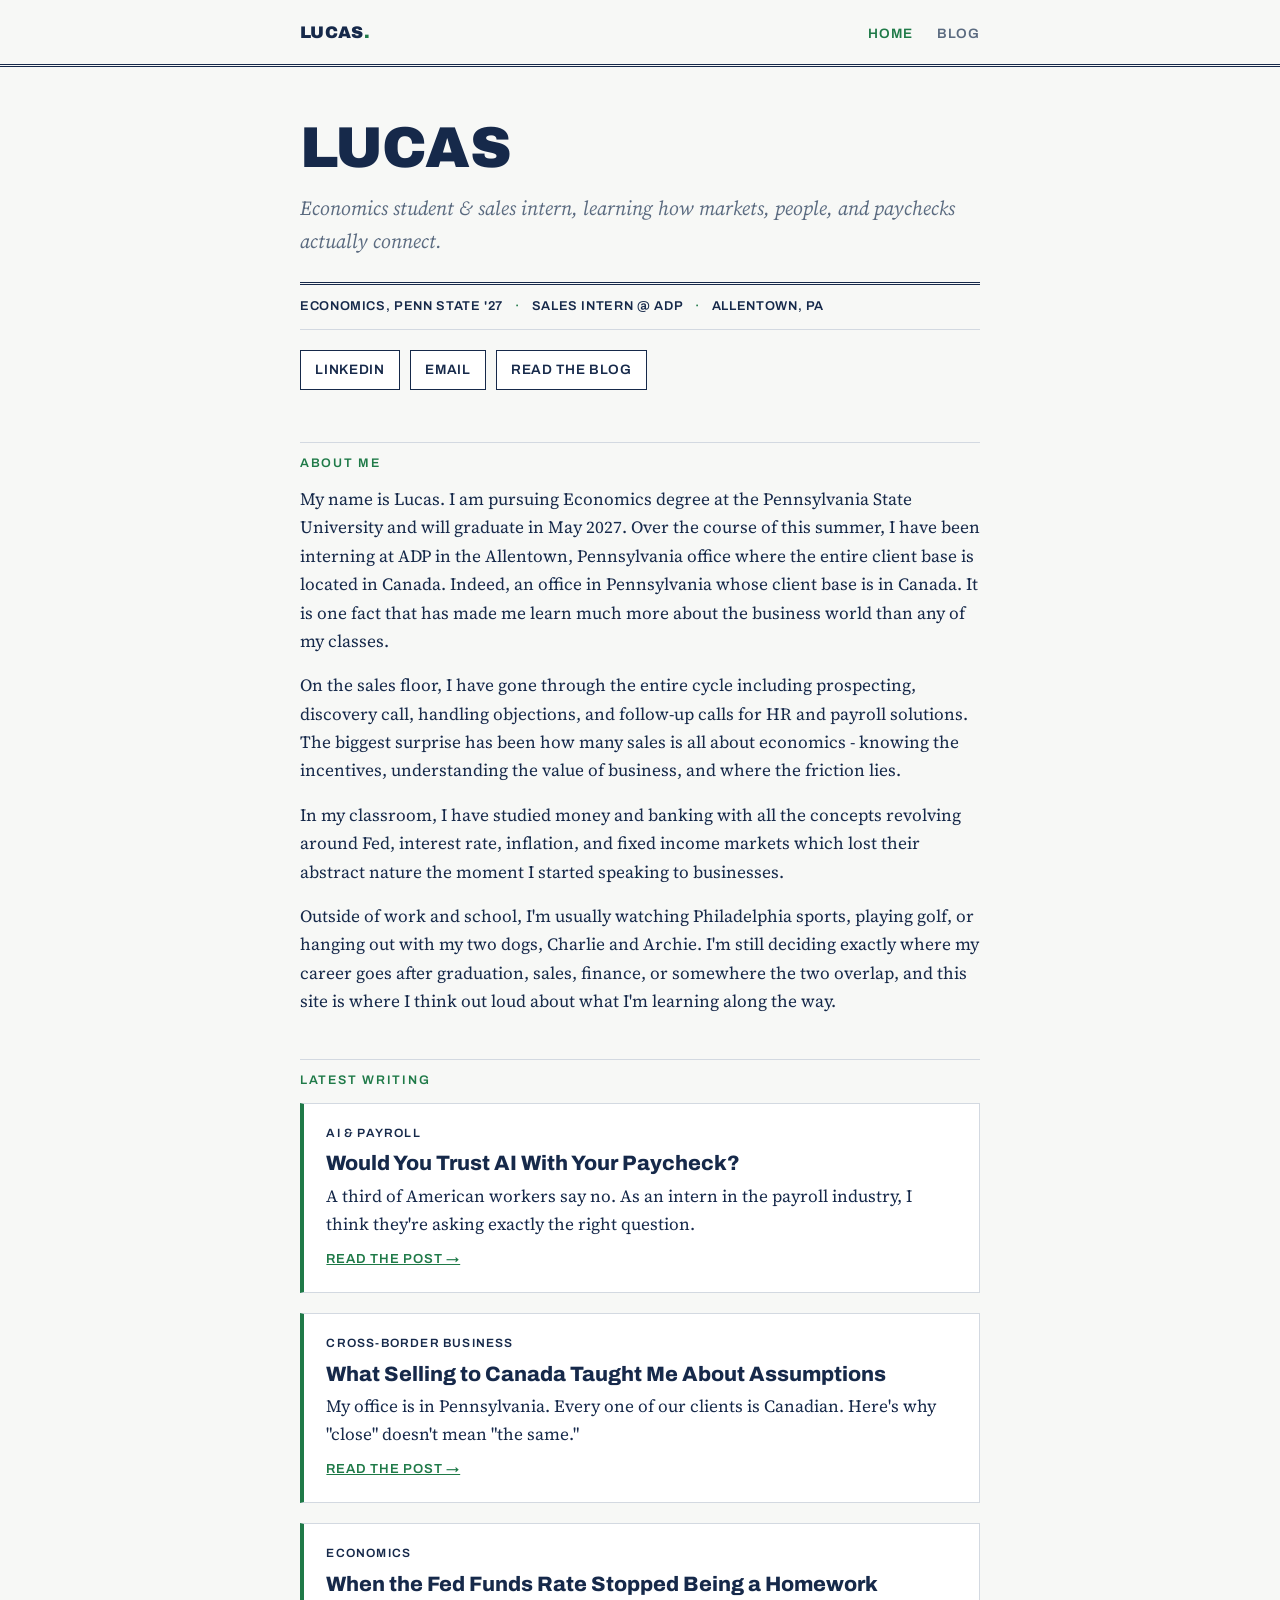
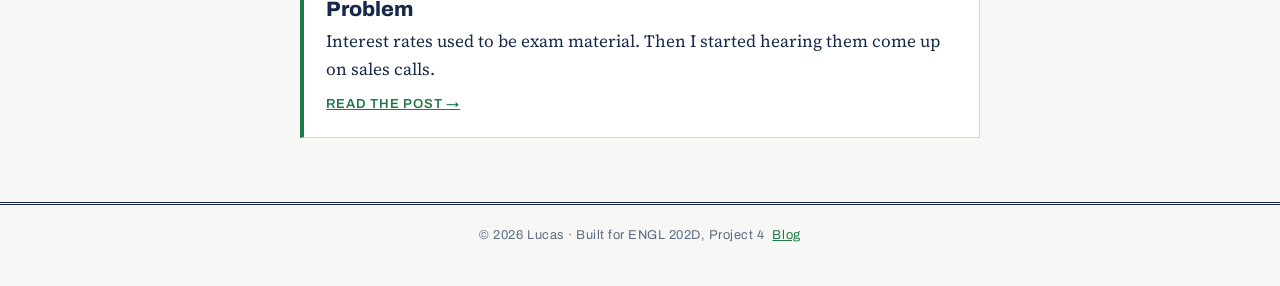
<file: index.html>
<!DOCTYPE html>
<html lang="en">
<head>
  <meta charset="UTF-8">
  <meta name="viewport" content="width=device-width, initial-scale=1.0">
  <title>Lucas | Economics &amp; Sales</title>
  <link rel="stylesheet" href="styles.css">
</head>
<body>

<header>
  <div class="wrap header-inner">
    <a class="wordmark" href="index.html">Lucas<span>.</span></a>
    <nav>
      <a href="index.html" aria-current="page">Home</a>
      <a href="blog.html">Blog</a>
    </nav>
  </div>
</header>

<main class="wrap">

  <section class="hero">
    <h1>Lucas</h1>
    <p class="headline">Economics student &amp; sales intern, learning how markets, people, and paychecks actually connect.</p>

    <ul class="ticker">
      <li>Economics, Penn State '27</li>
      <li>Sales Intern @ ADP</li>
      <li>Allentown, PA</li>
    </ul>

    <div class="links">
      <a class="btn" href="https://www.linkedin.com/">LinkedIn</a>
      <a class="btn" href="mailto:your-email@psu.edu">Email</a>
      <a class="btn" href="blog.html">Read the Blog</a>
    </div>
  </section>

  <p class="eyebrow">About Me</p>
  <div class="prose">
    <p>My name is Lucas. I am pursuing Economics degree at the Pennsylvania State University and will graduate in May 2027. Over the course of this summer, I have been interning at ADP in the Allentown, Pennsylvania office where the entire client base is located in Canada. Indeed, an office in Pennsylvania whose client base is in Canada. It is one fact that has made me learn much more about the business world than any of my classes.</p>

    <p>On the sales floor, I have gone through the entire cycle including prospecting, discovery call, handling objections, and follow-up calls for HR and payroll solutions. The biggest surprise has been how many sales is all about economics - knowing the incentives, understanding the value of business, and where the friction lies.</p>

    <p>In my classroom, I have studied money and banking with all the concepts revolving around Fed, interest rate, inflation, and fixed income markets which lost their abstract nature the moment I started speaking to businesses.</p>

    <p>Outside of work and school, I'm usually watching Philadelphia sports, playing golf, or hanging out with my two dogs, Charlie and Archie. I'm still deciding exactly where my career goes after graduation, sales, finance, or somewhere the two overlap, and this site is where I think out loud about what I'm learning along the way.</p>
  </div>

  <p class="eyebrow">Latest Writing</p>
  <div class="post-card">
    <p class="meta">AI &amp; Payroll</p>
    <h2><a href="post-ai-payroll.html">Would You Trust AI With Your Paycheck?</a></h2>
    <p>A third of American workers say no. As an intern in the payroll industry, I think they're asking exactly the right question.</p>
    <a class="read-more" href="post-ai-payroll.html">Read the post →</a>
  </div>
  <div class="post-card">
    <p class="meta">Cross-Border Business</p>
    <h2><a href="post-canada.html">What Selling to Canada Taught Me About Assumptions</a></h2>
    <p>My office is in Pennsylvania. Every one of our clients is Canadian. Here's why "close" doesn't mean "the same."</p>
    <a class="read-more" href="post-canada.html">Read the post →</a>
  </div>
  <div class="post-card">
    <p class="meta">Economics</p>
    <h2><a href="post-rates.html">When the Fed Funds Rate Stopped Being a Homework Problem</a></h2>
    <p>Interest rates used to be exam material. Then I started hearing them come up on sales calls.</p>
    <a class="read-more" href="post-rates.html">Read the post →</a>
  </div>

</main>

<footer>
  <div class="wrap" style="display:flex;justify-content:space-between;flex-wrap:wrap;gap:.5rem;">
    <span>© 2026 Lucas · Built for ENGL 202D, Project 4</span>
    <span><a href="blog.html">Blog</a></span>
  </div>
</footer>

</body>
</html>
</file>
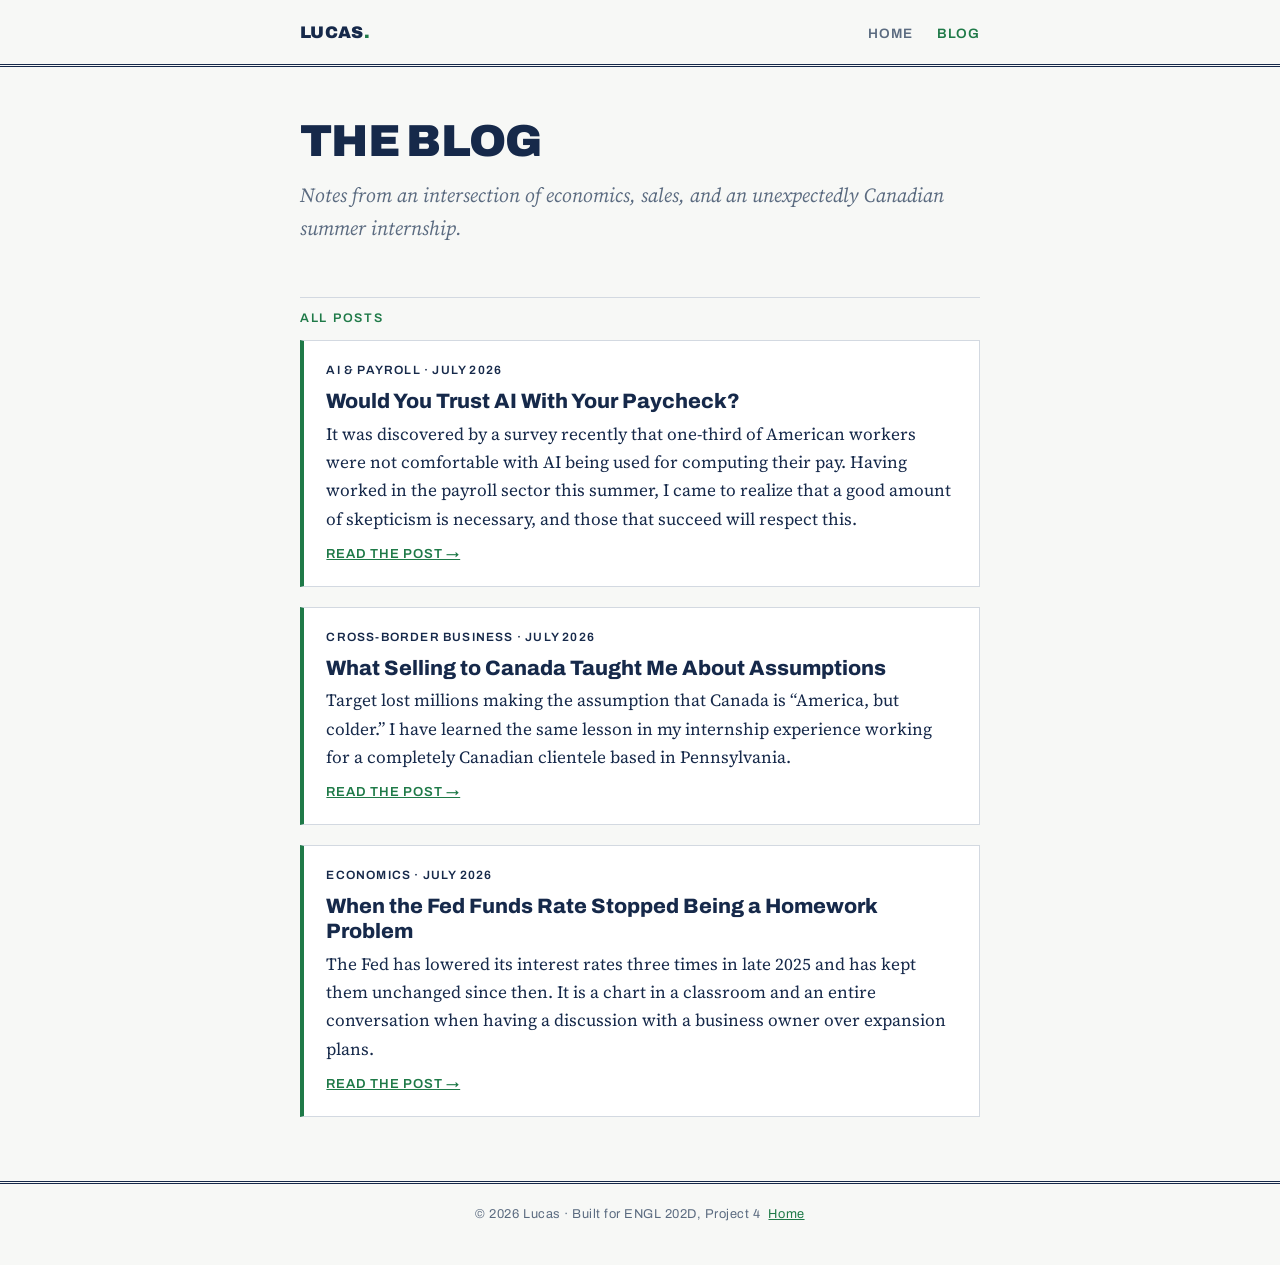
<file: blog.html>
<!DOCTYPE html>
<html lang="en">
<head>
  <meta charset="UTF-8">
  <meta name="viewport" content="width=device-width, initial-scale=1.0">
  <title>Blog | Lucas</title>
  <link rel="stylesheet" href="styles.css">
</head>
<body>

<header>
  <div class="wrap header-inner">
    <a class="wordmark" href="index.html">Lucas<span>.</span></a>
    <nav>
      <a href="index.html">Home</a>
      <a href="blog.html" aria-current="page">Blog</a>
    </nav>
  </div>
</header>

<main class="wrap">

  <section class="hero">
    <h1 style="font-size:clamp(2rem,6vw,2.8rem);">The Blog</h1>
    <p class="headline">Notes from an intersection of economics, sales, and an unexpectedly Canadian summer internship.</p>
  </section>

  <p class="eyebrow">All Posts</p>

  <div class="post-card">
    <p class="meta">AI &amp; Payroll · July 2026</p>
    <h2><a href="post-ai-payroll.html">Would You Trust AI With Your Paycheck?</a></h2>
    <p>It was discovered by a survey recently that one-third of American workers were not comfortable with AI being used for computing their pay. Having worked in the payroll sector this summer, I came to realize that a good amount of skepticism is necessary, and those that succeed will respect this.</p>
    <a class="read-more" href="post-ai-payroll.html">Read the post →</a>
  </div>

  <div class="post-card">
    <p class="meta">Cross-Border Business · July 2026</p>
    <h2><a href="post-canada.html">What Selling to Canada Taught Me About Assumptions</a></h2>
    <p>Target lost millions making the assumption that Canada is “America, but colder.” I have learned the same lesson in my internship experience working for a completely Canadian clientele based in Pennsylvania.</p>
    <a class="read-more" href="post-canada.html">Read the post →</a>
  </div>

  <div class="post-card">
    <p class="meta">Economics · July 2026</p>
    <h2><a href="post-rates.html">When the Fed Funds Rate Stopped Being a Homework Problem</a></h2>
    <p>The Fed has lowered its interest rates three times in late 2025 and has kept them unchanged since then. It is a chart in a classroom and an entire conversation when having a discussion with a business owner over expansion plans.</p>
    <a class="read-more" href="post-rates.html">Read the post →</a>
  </div>

</main>

<footer>
  <div class="wrap" style="display:flex;justify-content:space-between;flex-wrap:wrap;gap:.5rem;">
    <span>© 2026 Lucas · Built for ENGL 202D, Project 4</span>
    <span><a href="index.html">Home</a></span>
  </div>
</footer>

</body>
</html>
</file>
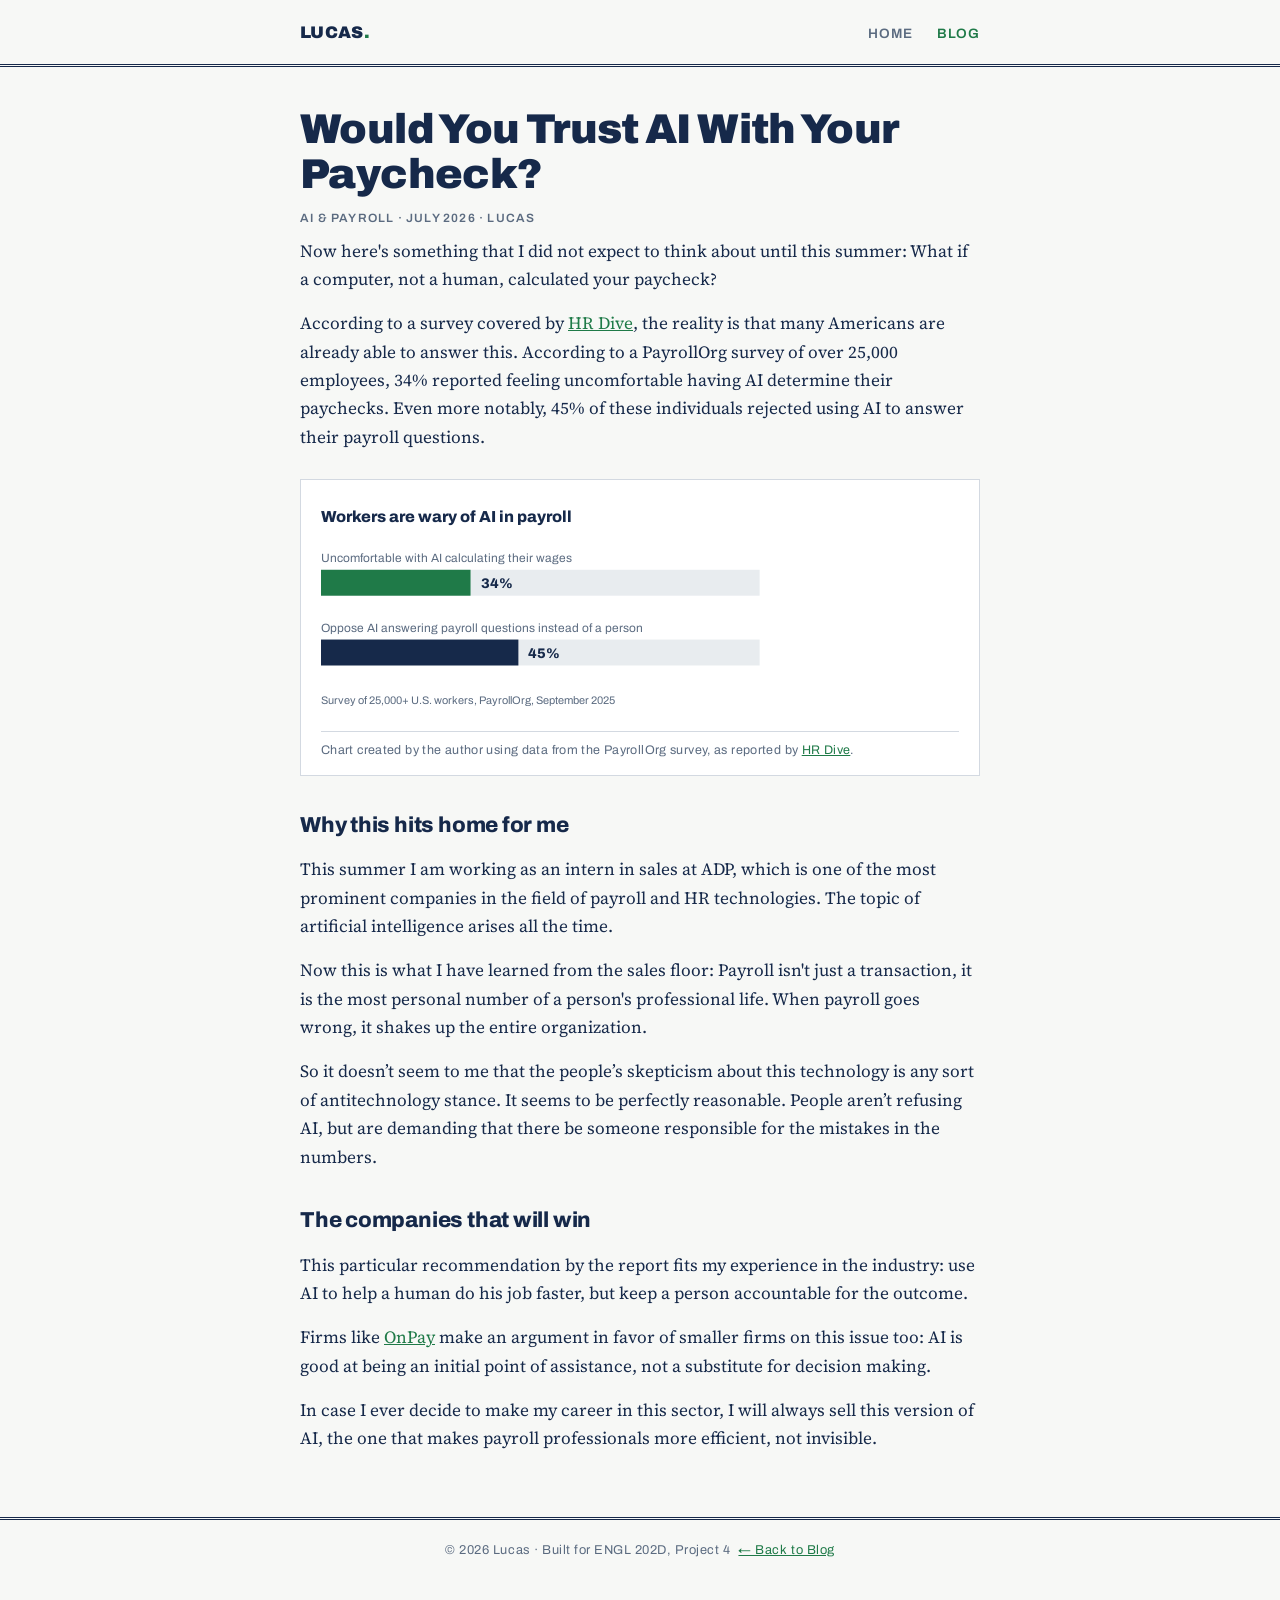
<file: post-ai-payroll.html>
<!DOCTYPE html>
<html lang="en">
<head>
  <meta charset="UTF-8">
  <meta name="viewport" content="width=device-width, initial-scale=1.0">
  <title>Would You Trust AI With Your Paycheck? | Lucas</title>
  <link rel="stylesheet" href="styles.css">
</head>
<body>

<header>
  <div class="wrap header-inner">
    <a class="wordmark" href="index.html">Lucas<span>.</span></a>
    <nav>
      <a href="index.html">Home</a>
      <a href="blog.html" aria-current="page">Blog</a>
    </nav>
  </div>
</header>

<main class="wrap">

  <div class="post-header">
    <h1 class="post-title">Would You Trust AI With Your Paycheck?</h1>
    <p class="meta">AI &amp; Payroll · July 2026 · Lucas</p>
  </div>

  <div class="prose">
    <p>Now here's something that I did not expect to think about until this summer: What if a computer, not a human, calculated your paycheck?
</p>

    <p>According to a survey covered by <a href="https://www.hrdive.com/news/workers-resistant-to-ai-for-payroll/761109/">HR Dive</a>, the reality is that many Americans are already able to answer this. According to a PayrollOrg survey of over 25,000 employees, 34% reported feeling uncomfortable having AI determine their paychecks. Even more notably, 45% of these individuals rejected using AI to answer their payroll questions.</p>

    <figure>
      <svg viewBox="0 0 640 220" role="img" aria-label="Bar chart of worker attitudes toward AI in payroll">
        <text x="0" y="22" font-family="Archivo, sans-serif" font-weight="800" font-size="16" fill="#16294a">Workers are wary of AI in payroll</text>
        <text x="0" y="62" font-family="Archivo, sans-serif" font-size="12" fill="#5b6b80">Uncomfortable with AI calculating their wages</text>
        <rect x="0" y="70" width="440" height="26" fill="#e8ecef"/>
        <rect x="0" y="70" width="150" height="26" fill="#1f7a48"/>
        <text x="160" y="88" font-family="Archivo, sans-serif" font-weight="800" font-size="14" fill="#16294a">34%</text>
        <text x="0" y="132" font-family="Archivo, sans-serif" font-size="12" fill="#5b6b80">Oppose AI answering payroll questions instead of a person</text>
        <rect x="0" y="140" width="440" height="26" fill="#e8ecef"/>
        <rect x="0" y="140" width="198" height="26" fill="#16294a"/>
        <text x="208" y="158" font-family="Archivo, sans-serif" font-weight="800" font-size="14" fill="#16294a">45%</text>
        <text x="0" y="205" font-family="Archivo, sans-serif" font-size="11" fill="#5b6b80">Survey of 25,000+ U.S. workers, PayrollOrg, September 2025</text>
      </svg>
      <figcaption>Chart created by the author using data from the PayrollOrg survey, as reported by <a href="https://www.hrdive.com/news/workers-resistant-to-ai-for-payroll/761109/">HR Dive</a>.</figcaption>
    </figure>

    <h2>Why this hits home for me</h2>

    <p>This summer I am working as an intern in sales at ADP, which is one of the most prominent companies in the field of payroll and HR technologies. The topic of artificial intelligence arises all the time.</p>

    <p>Now this is what I have learned from the sales floor: Payroll isn't just a transaction, it is the most personal number of a person's professional life. When payroll goes wrong, it shakes up the entire organization.</p>

    <p>So it doesn’t seem to me that the people’s skepticism about this technology is any sort of antitechnology stance. It seems to be perfectly reasonable. People aren’t refusing AI, but are demanding that there be someone responsible for the mistakes in the numbers.</p>

    <h2>The companies that will win</h2>

    <p>
This particular recommendation by the report fits my experience in the industry: use AI to help a human do his job faster, but keep a person accountable for the outcome.</p>

    <p>Firms like <a href="https://onpay.com/insights/role-of-ai-human-resources/">OnPay</a> make an argument in favor of smaller firms on this issue too: AI is good at being an initial point of assistance, not a substitute for decision making.</p>

    <p>In case I ever decide to make my career in this sector, I will always sell this version of AI, the one that makes payroll professionals more efficient, not invisible.</p>
  </div>

</main>

<footer>
  <div class="wrap" style="display:flex;justify-content:space-between;flex-wrap:wrap;gap:.5rem;">
    <span>© 2026 Lucas · Built for ENGL 202D, Project 4</span>
    <span><a href="blog.html">← Back to Blog</a></span>
  </div>
</footer>

</body>
</html>
</file>
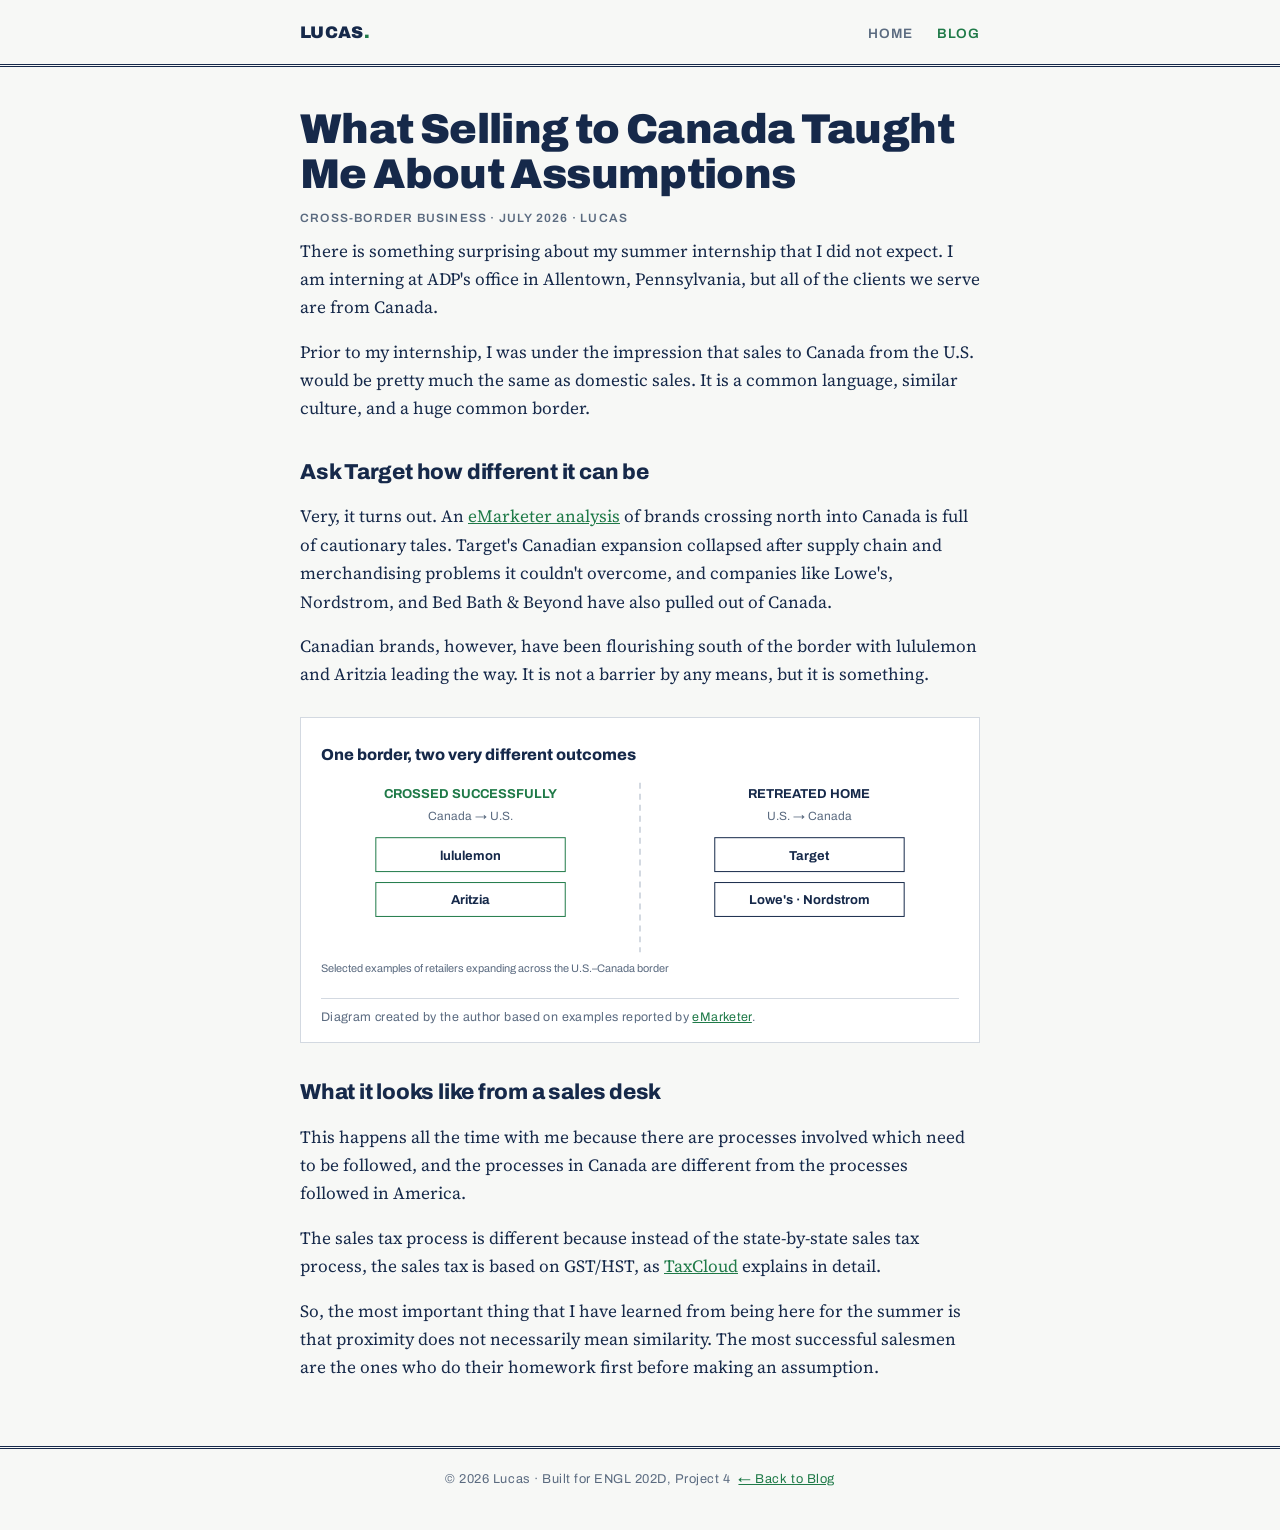
<file: post-canada.html>
<!DOCTYPE html>
<html lang="en">
<head>
  <meta charset="UTF-8">
  <meta name="viewport" content="width=device-width, initial-scale=1.0">
  <title>What Selling to Canada Taught Me About Assumptions | Lucas</title>
  <link rel="stylesheet" href="styles.css">
</head>
<body>

<header>
  <div class="wrap header-inner">
    <a class="wordmark" href="index.html">Lucas<span>.</span></a>
    <nav>
      <a href="index.html">Home</a>
      <a href="blog.html" aria-current="page">Blog</a>
    </nav>
  </div>
</header>

<main class="wrap">

  <div class="post-header">
    <h1 class="post-title">What Selling to Canada Taught Me About Assumptions</h1>
    <p class="meta">Cross-Border Business · July 2026 · Lucas</p>
  </div>

  <div class="prose">
    <p>There is something surprising about my summer internship that I did not expect. I am interning at ADP's office in Allentown, Pennsylvania, but all of the clients we serve are from Canada.</p>

    <p>Prior to my internship, I was under the impression that sales to Canada from the U.S. would be pretty much the same as domestic sales. It is a common language, similar culture, and a huge common border.</p>

    <h2>Ask Target how different it can be</h2>

    <p>Very, it turns out. An <a href="https://www.emarketer.com/content/lessons-learned-brands-retailers-selling-across-canadian-border">eMarketer analysis</a> of brands crossing north into Canada is full of cautionary tales. Target's Canadian expansion collapsed after supply chain and merchandising problems it couldn't overcome, and companies like Lowe's, Nordstrom, and Bed Bath &amp; Beyond have also pulled out of Canada.</p>

    <p>Canadian brands, however, have been flourishing south of the border with lululemon and Aritzia leading the way. It is not a barrier by any means, but it is something.</p>

    <figure>
      <svg viewBox="0 0 640 250" role="img" aria-label="Diagram of companies that succeeded or struggled crossing the US-Canada border">
        <text x="0" y="22" font-family="Archivo, sans-serif" font-weight="800" font-size="16" fill="#16294a">One border, two very different outcomes</text>
        <line x1="320" y1="45" x2="320" y2="215" stroke="#d3d9e1" stroke-width="2" stroke-dasharray="6 5"/>
        <text x="150" y="60" text-anchor="middle" font-family="Archivo, sans-serif" font-weight="700" font-size="13" fill="#1f7a48">CROSSED SUCCESSFULLY</text>
        <text x="150" y="82" text-anchor="middle" font-family="Archivo, sans-serif" font-size="12" fill="#5b6b80">Canada → U.S.</text>
        <rect x="55" y="100" width="190" height="34" fill="#ffffff" stroke="#1f7a48"/>
        <text x="150" y="122" text-anchor="middle" font-family="Archivo, sans-serif" font-weight="700" font-size="13" fill="#16294a">lululemon</text>
        <rect x="55" y="145" width="190" height="34" fill="#ffffff" stroke="#1f7a48"/>
        <text x="150" y="167" text-anchor="middle" font-family="Archivo, sans-serif" font-weight="700" font-size="13" fill="#16294a">Aritzia</text>
        <text x="490" y="60" text-anchor="middle" font-family="Archivo, sans-serif" font-weight="700" font-size="13" fill="#16294a">RETREATED HOME</text>
        <text x="490" y="82" text-anchor="middle" font-family="Archivo, sans-serif" font-size="12" fill="#5b6b80">U.S. → Canada</text>
        <rect x="395" y="100" width="190" height="34" fill="#ffffff" stroke="#16294a"/>
        <text x="490" y="122" text-anchor="middle" font-family="Archivo, sans-serif" font-weight="700" font-size="13" fill="#16294a">Target</text>
        <rect x="395" y="145" width="190" height="34" fill="#ffffff" stroke="#16294a"/>
        <text x="490" y="167" text-anchor="middle" font-family="Archivo, sans-serif" font-weight="700" font-size="13" fill="#16294a">Lowe's · Nordstrom</text>
        <text x="0" y="235" font-family="Archivo, sans-serif" font-size="11" fill="#5b6b80">Selected examples of retailers expanding across the U.S.–Canada border</text>
      </svg>
      <figcaption>Diagram created by the author based on examples reported by <a href="https://www.emarketer.com/content/lessons-learned-brands-retailers-selling-across-canadian-border">eMarketer</a>.</figcaption>
    </figure>

    <h2>What it looks like from a sales desk</h2>

    <p>This happens all the time with me because there are processes involved which need to be followed, and the processes in Canada are different from the processes followed in America.</p>

    <p>The sales tax process is different because instead of the state-by-state sales tax process, the sales tax is based on GST/HST, as <a href="https://taxcloud.com/blog/us-vs-canada-sales-tax/">TaxCloud</a> explains in detail.</p>

    <p>So, the most important thing that I have learned from being here for the summer is that proximity does not necessarily mean similarity. The most successful salesmen are the ones who do their homework first before making an assumption.</p>
  </div>

</main>

<footer>
  <div class="wrap" style="display:flex;justify-content:space-between;flex-wrap:wrap;gap:.5rem;">
    <span>© 2026 Lucas · Built for ENGL 202D, Project 4</span>
    <span><a href="blog.html">← Back to Blog</a></span>
  </div>
</footer>

</body>
</html>
</file>
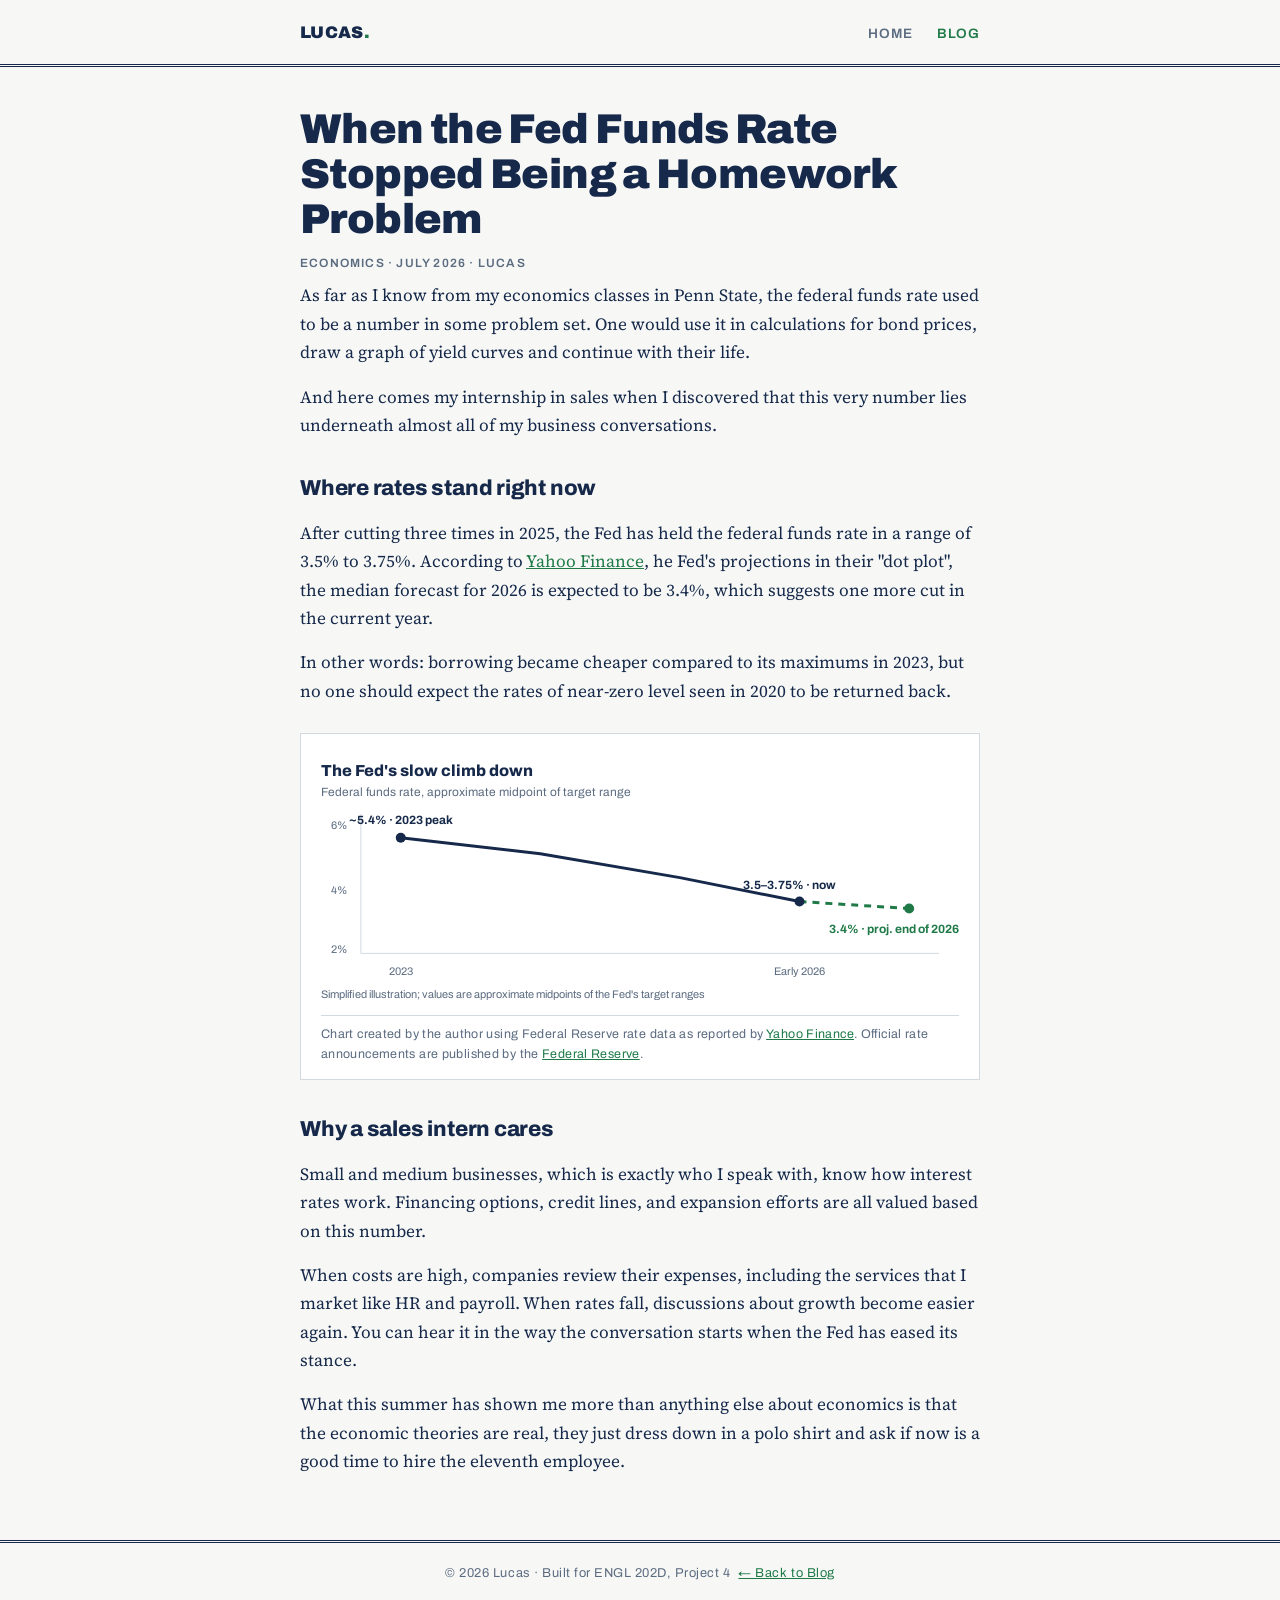
<file: post-rates.html>
<!DOCTYPE html>
<html lang="en">
<head>
  <meta charset="UTF-8">
  <meta name="viewport" content="width=device-width, initial-scale=1.0">
  <title>When the Fed Funds Rate Stopped Being a Homework Problem | Lucas</title>
  <link rel="stylesheet" href="styles.css">
</head>
<body>

<header>
  <div class="wrap header-inner">
    <a class="wordmark" href="index.html">Lucas<span>.</span></a>
    <nav>
      <a href="index.html">Home</a>
      <a href="blog.html" aria-current="page">Blog</a>
    </nav>
  </div>
</header>

<main class="wrap">

  <div class="post-header">
    <h1 class="post-title">When the Fed Funds Rate Stopped Being a Homework Problem</h1>
    <p class="meta">Economics · July 2026 · Lucas</p>
  </div>

  <div class="prose">
    <p>As far as I know from my economics classes in Penn State, the federal funds rate used to be a number in some problem set. One would use it in calculations for bond prices, draw a graph of yield curves and continue with their life.</p>

    <p>And here comes my internship in sales when I discovered that this very number lies underneath almost all of my business conversations.</p>

    <h2>Where rates stand right now</h2>

    <p>After cutting three times in 2025, the Fed has held the federal funds rate in a range of 3.5% to 3.75%. According to <a href="https://finance.yahoo.com/personal-finance/personal-loans/article/loan-interest-rates-forecast-151312689.html">Yahoo Finance</a>, he Fed's projections in their "dot plot", the median forecast for 2026 is expected to be 3.4%, which suggests one more cut in the current year.</p>

    <p>In other words: borrowing became cheaper compared to its maximums in 2023, but no one should expect the rates of near-zero level seen in 2020 to be returned back.</p>

    <figure>
      <svg viewBox="0 0 640 250" role="img" aria-label="Line chart showing the approximate path of the federal funds rate from 2023 to projected end of 2026">
        <text x="0" y="22" font-family="Archivo, sans-serif" font-weight="800" font-size="16" fill="#16294a">The Fed's slow climb down</text>
        <text x="0" y="42" font-family="Archivo, sans-serif" font-size="12" fill="#5b6b80">Federal funds rate, approximate midpoint of target range</text>
        <line x1="40" y1="60" x2="40" y2="200" stroke="#d3d9e1"/>
        <line x1="40" y1="200" x2="620" y2="200" stroke="#d3d9e1"/>
        <text x="10" y="75" font-family="Archivo, sans-serif" font-size="11" fill="#5b6b80">6%</text>
        <text x="10" y="140" font-family="Archivo, sans-serif" font-size="11" fill="#5b6b80">4%</text>
        <text x="10" y="200" font-family="Archivo, sans-serif" font-size="11" fill="#5b6b80">2%</text>
        <polyline points="80,84 220,100 360,124 480,148" fill="none" stroke="#16294a" stroke-width="3"/>
        <polyline points="480,148 590,155" fill="none" stroke="#1f7a48" stroke-width="3" stroke-dasharray="7 6"/>
        <circle cx="80" cy="84" r="5" fill="#16294a"/>
        <circle cx="480" cy="148" r="5" fill="#16294a"/>
        <circle cx="590" cy="155" r="5" fill="#1f7a48"/>
        <text x="80" y="70" text-anchor="middle" font-family="Archivo, sans-serif" font-weight="700" font-size="12" fill="#16294a">~5.4% · 2023 peak</text>
        <text x="470" y="135" text-anchor="middle" font-family="Archivo, sans-serif" font-weight="700" font-size="12" fill="#16294a">3.5–3.75% · now</text>
        <text x="575" y="180" text-anchor="middle" font-family="Archivo, sans-serif" font-weight="700" font-size="12" fill="#1f7a48">3.4% · proj. end of 2026</text>
        <text x="80" y="222" text-anchor="middle" font-family="Archivo, sans-serif" font-size="11" fill="#5b6b80">2023</text>
        <text x="480" y="222" text-anchor="middle" font-family="Archivo, sans-serif" font-size="11" fill="#5b6b80">Early 2026</text>
        <text x="0" y="245" font-family="Archivo, sans-serif" font-size="11" fill="#5b6b80">Simplified illustration; values are approximate midpoints of the Fed's target ranges</text>
      </svg>
      <figcaption>Chart created by the author using Federal Reserve rate data as reported by <a href="https://finance.yahoo.com/personal-finance/personal-loans/article/loan-interest-rates-forecast-151312689.html">Yahoo Finance</a>. Official rate announcements are published by the <a href="https://www.federalreserve.gov/monetarypolicy/openmarket.htm">Federal Reserve</a>.</figcaption>
    </figure>

    <h2>Why a sales intern cares</h2>

    <p>Small and medium businesses, which is exactly who I speak with, know how interest rates work. Financing options, credit lines, and expansion efforts are all valued based on this number.</p>

    <p>When costs are high, companies review their expenses, including the services that I market like HR and payroll. When rates fall, discussions about growth become easier again. You can hear it in the way the conversation starts when the Fed has eased its stance.</p>

    <p>What this summer has shown me more than anything else about economics is that the economic theories are real, they just dress down in a polo shirt and ask if now is a good time to hire the eleventh employee.</p>
  </div>

</main>

<footer>
  <div class="wrap" style="display:flex;justify-content:space-between;flex-wrap:wrap;gap:.5rem;">
    <span>© 2026 Lucas · Built for ENGL 202D, Project 4</span>
    <span><a href="blog.html">← Back to Blog</a></span>
  </div>
</footer>

</body>
</html>
</file>
<file: styles.css>
/* Lucas — ENGL 202D Project 4 profile site */

@import url('https://fonts.googleapis.com/css2?family=Archivo:wght@500;600;800;900&family=Source+Serif+4:ital,opsz,wght@0,8..60,400;0,8..60,600;1,8..60,400&display=swap');

:root {
  --ink: #16294a;
  --paper: #f7f8f6;
  --green: #1f7a48;
  --slate: #5b6b80;
  --rule: #d3d9e1;
  --card: #ffffff;
}

* { box-sizing: border-box; margin: 0; padding: 0; }

html { scroll-behavior: smooth; }

body {
  background: var(--paper);
  color: var(--ink);
  font-family: 'Source Serif 4', Georgia, serif;
  font-size: 1.075rem;
  line-height: 1.65;
}

.wrap {
  max-width: 720px;
  margin: 0 auto;
  padding: 0 1.25rem;
}

/* ---------- Header / nav ---------- */

header {
  border-bottom: 3px double var(--ink);
  padding: 1.1rem 0;
}

.header-inner {
  display: flex;
  align-items: baseline;
  justify-content: space-between;
  flex-wrap: wrap;
  gap: .5rem 1rem;
}

.wordmark {
  font-family: 'Archivo', sans-serif;
  font-weight: 900;
  font-size: 1.05rem;
  letter-spacing: .02em;
  text-transform: uppercase;
  text-decoration: none;
  color: var(--ink);
}

.wordmark span { color: var(--green); }

nav a {
  font-family: 'Archivo', sans-serif;
  font-weight: 600;
  font-size: .85rem;
  letter-spacing: .06em;
  text-transform: uppercase;
  text-decoration: none;
  color: var(--slate);
  margin-left: 1.25rem;
}

nav a:hover, nav a[aria-current="page"] { color: var(--green); }

/* ---------- Ledger-style section labels ---------- */

.eyebrow {
  font-family: 'Archivo', sans-serif;
  font-weight: 600;
  font-size: .78rem;
  letter-spacing: .14em;
  text-transform: uppercase;
  color: var(--green);
  border-top: 1px solid var(--rule);
  padding-top: .6rem;
  margin: 2.75rem 0 .75rem;
}

/* ---------- Hero (home) ---------- */

.hero { padding: 3.25rem 0 0.5rem; }

.hero h1 {
  font-family: 'Archivo', sans-serif;
  font-weight: 900;
  font-size: clamp(2.4rem, 7vw, 3.6rem);
  line-height: 1.02;
  letter-spacing: -0.015em;
  text-transform: uppercase;
}

.hero .headline {
  font-size: 1.25rem;
  font-style: italic;
  color: var(--slate);
  margin-top: .9rem;
  max-width: 34em;
}

/* ticker line of quick facts */
.ticker {
  display: flex;
  flex-wrap: wrap;
  gap: .4rem .75rem;
  margin-top: 1.5rem;
  padding: .7rem 0;
  border-top: 3px double var(--ink);
  border-bottom: 1px solid var(--rule);
  font-family: 'Archivo', sans-serif;
  font-weight: 600;
  font-size: .8rem;
  letter-spacing: .05em;
  text-transform: uppercase;
  color: var(--ink);
}

.ticker li { list-style: none; }
.ticker li:not(:last-child)::after {
  content: "·";
  color: var(--green);
  margin-left: .75rem;
}

/* ---------- Links & buttons ---------- */

a { color: var(--green); }

.links { display: flex; flex-wrap: wrap; gap: .6rem; margin-top: 1.25rem; }

.btn {
  font-family: 'Archivo', sans-serif;
  font-weight: 600;
  font-size: .85rem;
  letter-spacing: .05em;
  text-transform: uppercase;
  text-decoration: none;
  color: var(--ink);
  background: var(--card);
  border: 1px solid var(--ink);
  padding: .5rem .9rem;
}

.btn:hover { background: var(--ink); color: var(--paper); }

/* ---------- Prose ---------- */

.prose p { margin-bottom: 1rem; }

.prose h2 {
  font-family: 'Archivo', sans-serif;
  font-weight: 800;
  font-size: 1.35rem;
  letter-spacing: -.01em;
  margin: 2rem 0 .75rem;
}

/* ---------- Blog index cards ---------- */

.post-card {
  background: var(--card);
  border: 1px solid var(--rule);
  border-left: 4px solid var(--green);
  padding: 1.25rem 1.4rem;
  margin-bottom: 1.25rem;
}

.post-card h2 {
  font-family: 'Archivo', sans-serif;
  font-weight: 800;
  font-size: 1.3rem;
  line-height: 1.2;
  margin-bottom: .35rem;
}

.post-card h2 a { color: var(--ink); text-decoration: none; }
.post-card h2 a:hover { color: var(--green); }

.meta {
  font-family: 'Archivo', sans-serif;
  font-weight: 600;
  font-size: .75rem;
  letter-spacing: .1em;
  text-transform: uppercase;
  color: var(--slate);
  margin-bottom: .5rem;
}

.post-card p { color: var(--ink); }

.read-more {
  display: inline-block;
  margin-top: .6rem;
  font-family: 'Archivo', sans-serif;
  font-weight: 600;
  font-size: .82rem;
  letter-spacing: .06em;
  text-transform: uppercase;
}

/* ---------- Article pages ---------- */

.post-title {
  font-family: 'Archivo', sans-serif;
  font-weight: 900;
  font-size: clamp(1.9rem, 5.5vw, 2.6rem);
  line-height: 1.08;
  letter-spacing: -.015em;
  margin-top: 2.5rem;
}

.post-header .meta { margin-top: .75rem; }

figure {
  background: var(--card);
  border: 1px solid var(--rule);
  padding: 1.25rem 1.25rem .9rem;
  margin: 1.75rem 0;
}

figure svg { width: 100%; height: auto; display: block; }

figcaption {
  font-family: 'Archivo', sans-serif;
  font-size: .78rem;
  letter-spacing: .03em;
  color: var(--slate);
  margin-top: .7rem;
  border-top: 1px solid var(--rule);
  padding-top: .5rem;
}

/* ---------- Footer ---------- */

footer {
  margin-top: 4rem;
  border-top: 3px double var(--ink);
  padding: 1.25rem 0 2.5rem;
  font-family: 'Archivo', sans-serif;
  font-size: .8rem;
  letter-spacing: .04em;
  color: var(--slate);
  display: flex;
  justify-content: space-between;
  flex-wrap: wrap;
  gap: .5rem;
}

/* ---------- Small screens ---------- */

@media (max-width: 520px) {
  nav a { margin-left: .9rem; }
  .hero { padding-top: 2.25rem; }
}

@media (prefers-reduced-motion: reduce) {
  html { scroll-behavior: auto; }
}
</file>
